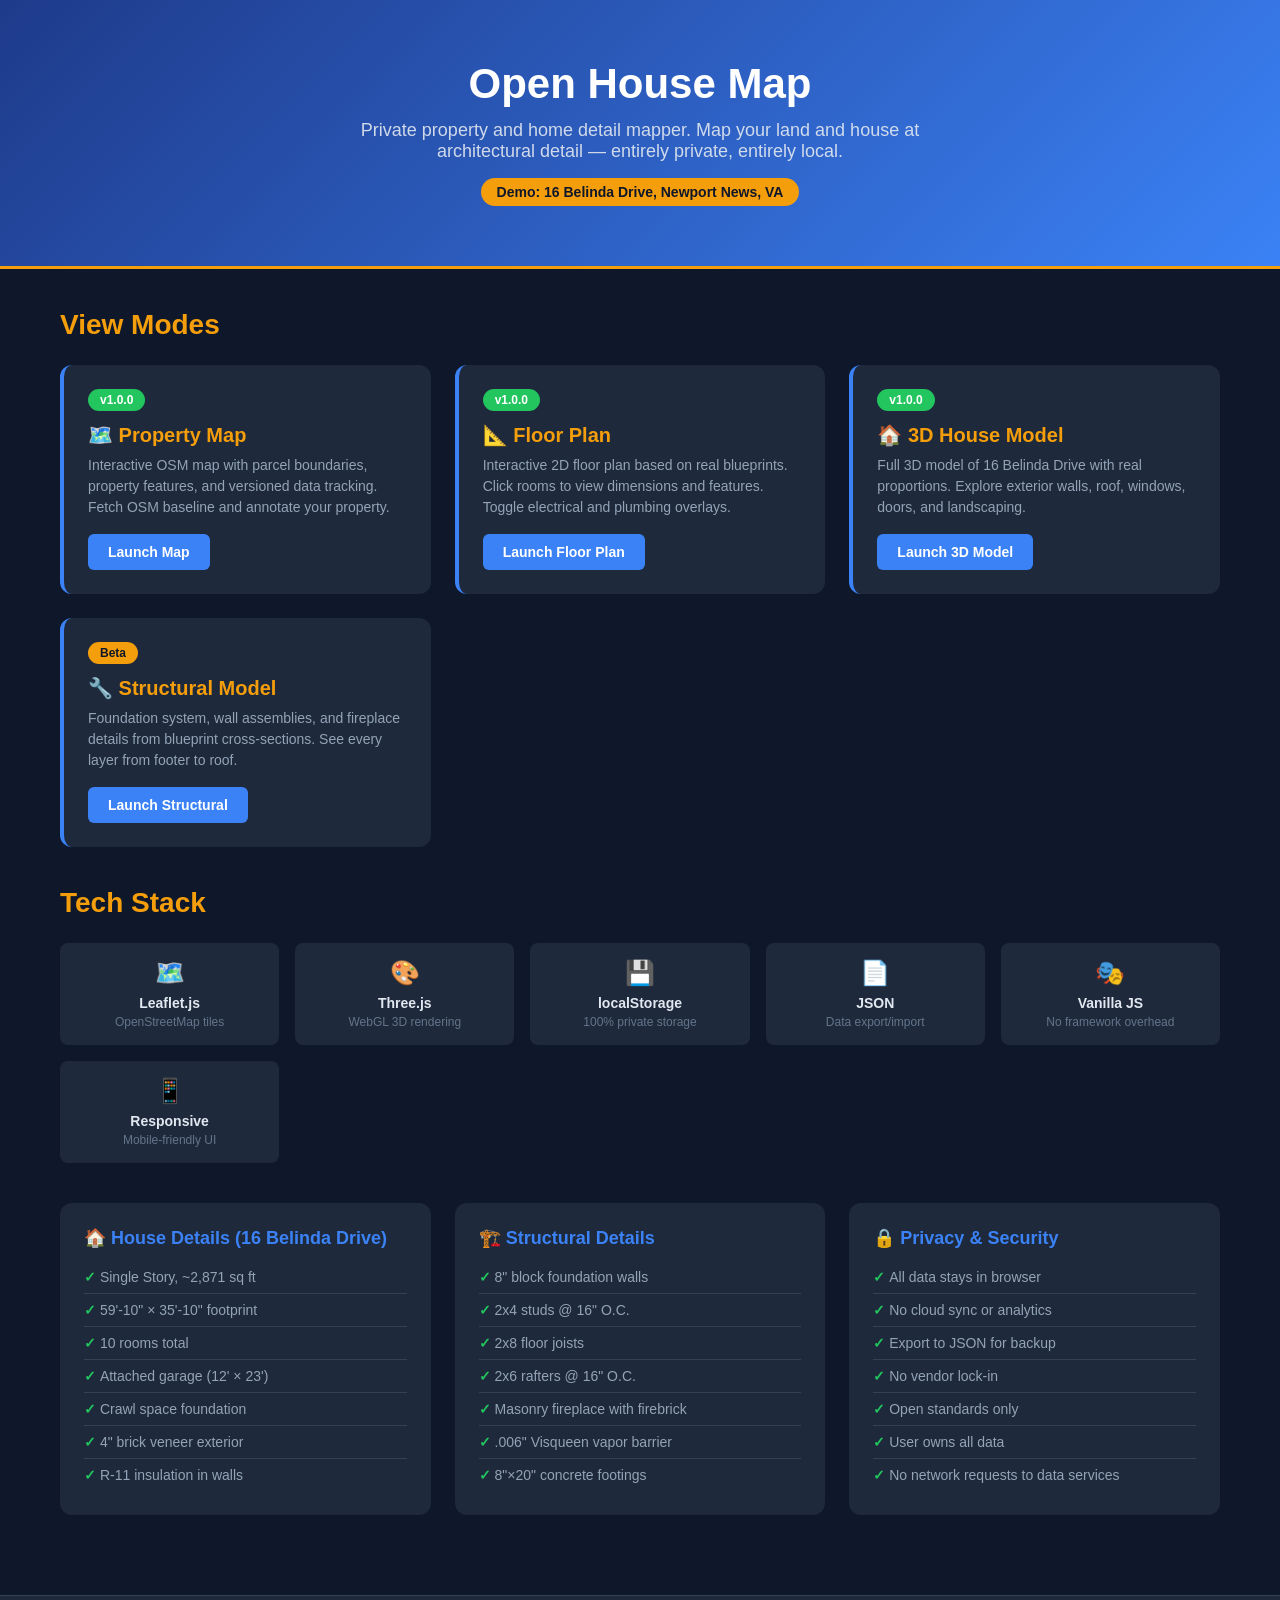
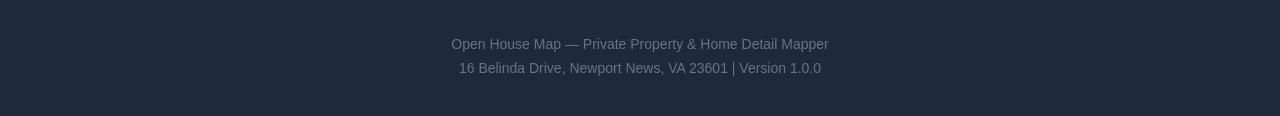
<file: docs/index.html>
<!DOCTYPE html>
<html lang="en">
<head>
    <meta charset="UTF-8">
    <meta name="viewport" content="width=device-width, initial-scale=1.0">
    <title>Open House Map - Property & Home Detail Mapper</title>
    <style>
        * {
            margin: 0;
            padding: 0;
            box-sizing: border-box;
        }

        body {
            font-family: -apple-system, BlinkMacSystemFont, 'Segoe UI', Roboto, sans-serif;
            background: #0f172a;
            color: #e2e8f0;
            min-height: 100vh;
        }

        .hero {
            background: linear-gradient(135deg, #1e3a8a, #3b82f6);
            padding: 60px 40px;
            text-align: center;
            border-bottom: 3px solid #f59e0b;
        }

        .hero h1 {
            font-size: 42px;
            font-weight: 700;
            margin-bottom: 12px;
            color: white;
        }

        .hero p {
            font-size: 18px;
            opacity: 0.9;
            max-width: 600px;
            margin: 0 auto;
        }

        .demo-badge {
            display: inline-block;
            background: #f59e0b;
            color: #0f172a;
            padding: 6px 16px;
            border-radius: 20px;
            font-size: 14px;
            font-weight: 700;
            margin-top: 16px;
        }

        .container {
            max-width: 1200px;
            margin: 0 auto;
            padding: 40px 20px;
        }

        .view-grid {
            display: grid;
            grid-template-columns: repeat(auto-fit, minmax(280px, 1fr));
            gap: 24px;
            margin-bottom: 40px;
        }

        .view-card {
            background: #1e293b;
            border-radius: 12px;
            padding: 24px;
            border-left: 4px solid #3b82f6;
            transition: all 0.2s;
        }

        .view-card:hover {
            transform: translateY(-4px);
            border-left-color: #f59e0b;
        }

        .view-card h3 {
            font-size: 20px;
            margin-bottom: 8px;
            color: #f59e0b;
        }

        .view-card p {
            font-size: 14px;
            color: #94a3b8;
            margin-bottom: 16px;
            line-height: 1.5;
        }

        .view-card .btn {
            display: inline-block;
            background: #3b82f6;
            color: white;
            padding: 10px 20px;
            border-radius: 6px;
            text-decoration: none;
            font-weight: 600;
            font-size: 14px;
            transition: background 0.2s;
        }

        .view-card .btn:hover {
            background: #2563eb;
        }

        .view-card .status {
            display: inline-block;
            background: #22c55e;
            color: white;
            padding: 4px 12px;
            border-radius: 12px;
            font-size: 12px;
            font-weight: 600;
            margin-bottom: 12px;
        }

        .view-card .status.beta {
            background: #f59e0b;
            color: #0f172a;
        }

        .section-title {
            font-size: 28px;
            margin-bottom: 24px;
            color: #f59e0b;
        }

        .tech-stack {
            display: grid;
            grid-template-columns: repeat(auto-fit, minmax(200px, 1fr));
            gap: 16px;
            margin-bottom: 40px;
        }

        .tech-item {
            background: #1e293b;
            border-radius: 8px;
            padding: 16px;
            text-align: center;
        }

        .tech-item .icon {
            font-size: 24px;
            margin-bottom: 8px;
        }

        .tech-item .name {
            font-size: 14px;
            font-weight: 600;
            color: #e2e8f0;
        }

        .tech-item .desc {
            font-size: 12px;
            color: #64748b;
            margin-top: 4px;
        }

        .info-cards {
            display: grid;
            grid-template-columns: repeat(auto-fit, minmax(300px, 1fr));
            gap: 24px;
            margin-bottom: 40px;
        }

        .info-card {
            background: #1e293b;
            border-radius: 12px;
            padding: 24px;
        }

        .info-card h4 {
            font-size: 18px;
            margin-bottom: 12px;
            color: #3b82f6;
        }

        .info-card ul {
            list-style: none;
            padding: 0;
        }

        .info-card li {
            padding: 8px 0;
            border-bottom: 1px solid #334155;
            font-size: 14px;
            color: #94a3b8;
        }

        .info-card li:last-child {
            border-bottom: none;
        }

        .info-card li::before {
            content: "✓ ";
            color: #22c55e;
            font-weight: bold;
        }

        footer {
            background: #1e293b;
            padding: 40px 20px;
            text-align: center;
            border-top: 1px solid #334155;
        }

        footer p {
            font-size: 14px;
            color: #64748b;
        }
    </style>
</head>
<body>
    <div class="hero">
        <h1>Open House Map</h1>
        <p>Private property and home detail mapper. Map your land and house at architectural detail — entirely private, entirely local.</p>
        <div class="demo-badge">
            <i class="fas fa-fire"></i> Demo: 16 Belinda Drive, Newport News, VA
        </div>
    </div>

    <div class="container">
        <h2 class="section-title">View Modes</h2>
        <div class="view-grid">
            <div class="view-card">
                <span class="status">v1.0.0</span>
                <h3>🗺️ Property Map</h3>
                <p>Interactive OSM map with parcel boundaries, property features, and versioned data tracking. Fetch OSM baseline and annotate your property.</p>
                <a href="index.html" class="btn">Launch Map</a>
            </div>

            <div class="view-card">
                <span class="status">v1.0.0</span>
                <h3>📐 Floor Plan</h3>
                <p>Interactive 2D floor plan based on real blueprints. Click rooms to view dimensions and features. Toggle electrical and plumbing overlays.</p>
                <a href="floor_plan.html" class="btn">Launch Floor Plan</a>
            </div>

            <div class="view-card">
                <span class="status">v1.0.0</span>
                <h3>🏠 3D House Model</h3>
                <p>Full 3D model of 16 Belinda Drive with real proportions. Explore exterior walls, roof, windows, doors, and landscaping.</p>
                <a href="3d_model.html" class="btn">Launch 3D Model</a>
            </div>

            <div class="view-card">
                <span class="status beta">Beta</span>
                <h3>🔧 Structural Model</h3>
                <p>Foundation system, wall assemblies, and fireplace details from blueprint cross-sections. See every layer from footer to roof.</p>
                <a href="structural_model.html" class="btn">Launch Structural</a>
            </div>
        </div>

        <h2 class="section-title">Tech Stack</h2>
        <div class="tech-stack">
            <div class="tech-item">
                <div class="icon">🗺️</div>
                <div class="name">Leaflet.js</div>
                <div class="desc">OpenStreetMap tiles</div>
            </div>
            <div class="tech-item">
                <div class="icon">🎨</div>
                <div class="name">Three.js</div>
                <div class="desc">WebGL 3D rendering</div>
            </div>
            <div class="tech-item">
                <div class="icon">💾</div>
                <div class="name">localStorage</div>
                <div class="desc">100% private storage</div>
            </div>
            <div class="tech-item">
                <div class="icon">📄</div>
                <div class="name">JSON</div>
                <div class="desc">Data export/import</div>
            </div>
            <div class="tech-item">
                <div class="icon">🎭</div>
                <div class="name">Vanilla JS</div>
                <div class="desc">No framework overhead</div>
            </div>
            <div class="tech-item">
                <div class="icon">📱</div>
                <div class="name">Responsive</div>
                <div class="desc">Mobile-friendly UI</div>
            </div>
        </div>

        <div class="info-cards">
            <div class="info-card">
                <h4>🏠 House Details (16 Belinda Drive)</h4>
                <ul>
                    <li>Single Story, ~2,871 sq ft</li>
                    <li>59'-10" × 35'-10" footprint</li>
                    <li>10 rooms total</li>
                    <li>Attached garage (12' × 23')</li>
                    <li>Crawl space foundation</li>
                    <li>4" brick veneer exterior</li>
                    <li>R-11 insulation in walls</li>
                </ul>
            </div>

            <div class="info-card">
                <h4>🏗️ Structural Details</h4>
                <ul>
                    <li>8" block foundation walls</li>
                    <li>2x4 studs @ 16" O.C.</li>
                    <li>2x8 floor joists</li>
                    <li>2x6 rafters @ 16" O.C.</li>
                    <li>Masonry fireplace with firebrick</li>
                    <li>.006" Visqueen vapor barrier</li>
                    <li>8"×20" concrete footings</li>
                </ul>
            </div>

            <div class="info-card">
                <h4>🔒 Privacy & Security</h4>
                <ul>
                    <li>All data stays in browser</li>
                    <li>No cloud sync or analytics</li>
                    <li>Export to JSON for backup</li>
                    <li>No vendor lock-in</li>
                    <li>Open standards only</li>
                    <li>User owns all data</li>
                    <li>No network requests to data services</li>
                </ul>
            </div>
        </div>
    </div>

    <footer>
        <p>Open House Map — Private Property & Home Detail Mapper</p>
        <p style="margin-top: 8px;">16 Belinda Drive, Newport News, VA 23601 | Version 1.0.0</p>
    </footer>
</body>
</html>
</file>
